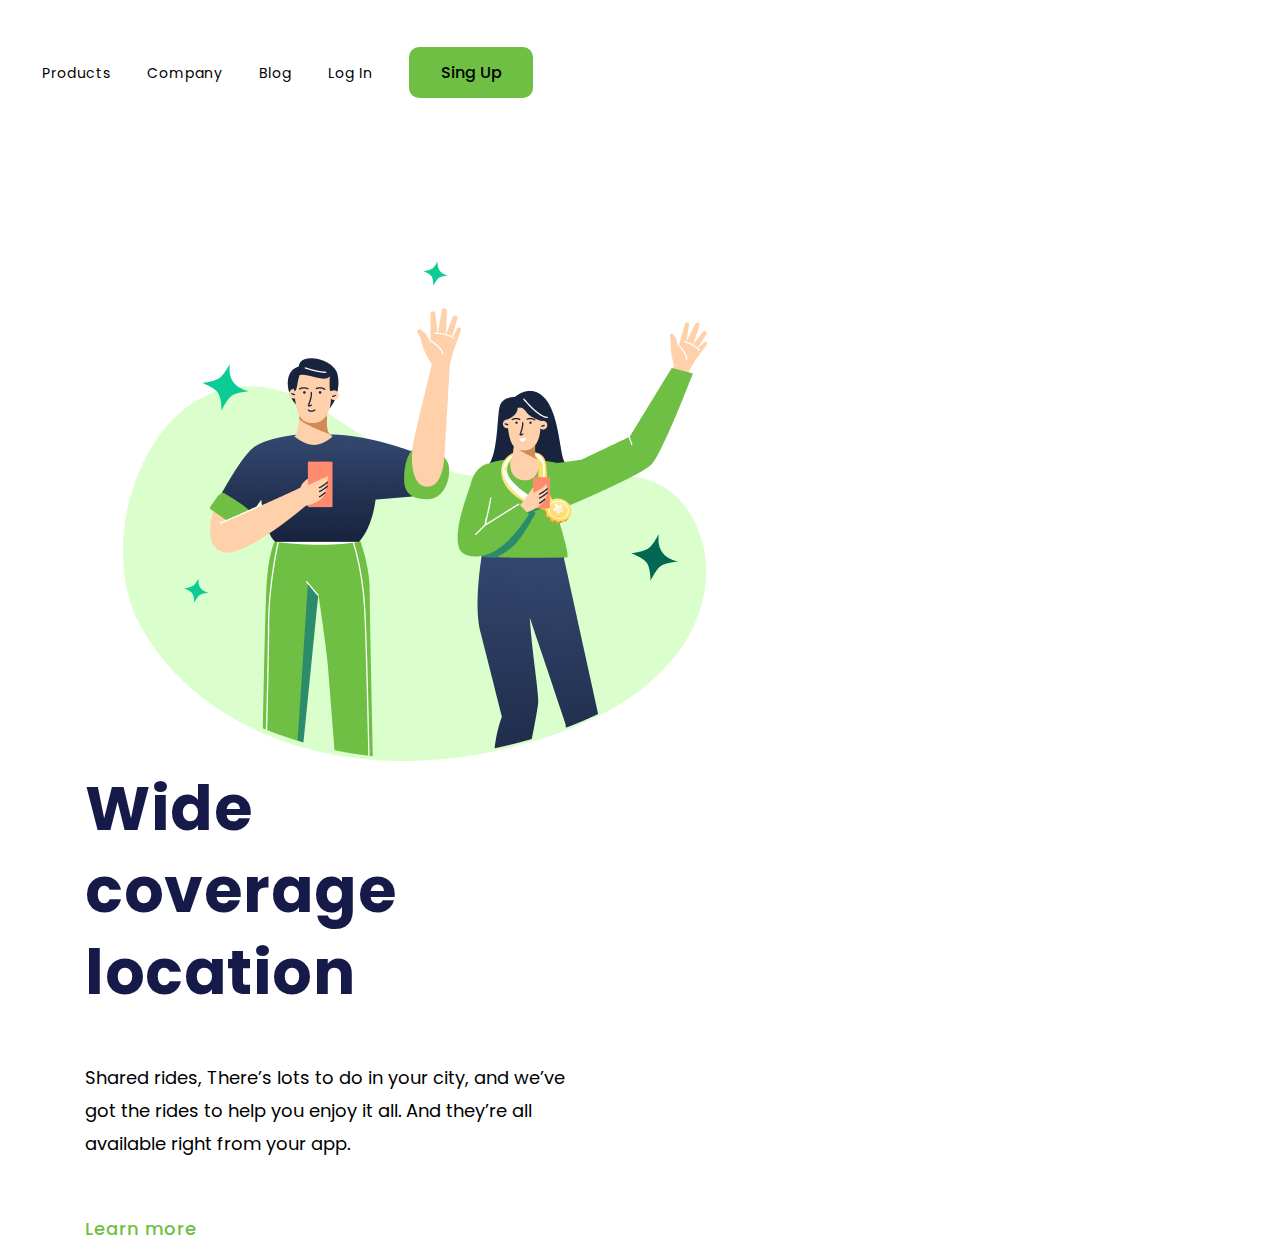
<file: Projeto Amigos/index.html>
<!DOCTYPE html>
<html lang="pt-br">

<head>
    <meta charset="UTF-8">
    <meta name="viewport" content="width=device-width, initial-scale=1.0">
    <link rel="stylesheet" href="./style.css">
    <link rel="preconnect" href="https://fonts.googleapis.com">
    <link rel="preconnect" href="https://fonts.gstatic.com" crossorigin>
    <link
        href="https://fonts.googleapis.com/css2?family=Poppins:ital,wght@0,100;0,200;0,300;0,400;0,500;0,600;0,700;0,800;0,900;1,100;1,200;1,300;1,400;1,500;1,600;1,700;1,800;1,900&display=swap"
        rel="stylesheet">
    <title>Projeto Amigos</title>
</head>

<body>
    <header>
        <a class="link-header">Products</a>
        <a class="link-header">Company</a>
        <a class="link-header">Blog</a>
        <a class="link-header">Log In</a>
        <button class="button-header">Sing Up</button>
    </header>

    <main>

        <img src="./(Positive) Congratulation You get 40 point for your ride.png" alt="img-principal" class="img-logo">
    
        <div class="caixa">
        <h1>Wide coverage location</h1>
        <p>Shared rides, There’s lots to do in your city, and we’ve got the rides to help you enjoy it all. And they’re
            all available right from your app.</p>
        <a class="link-main">Learn more</a>
    </div>

    </main>



</body>

</html>
</file>
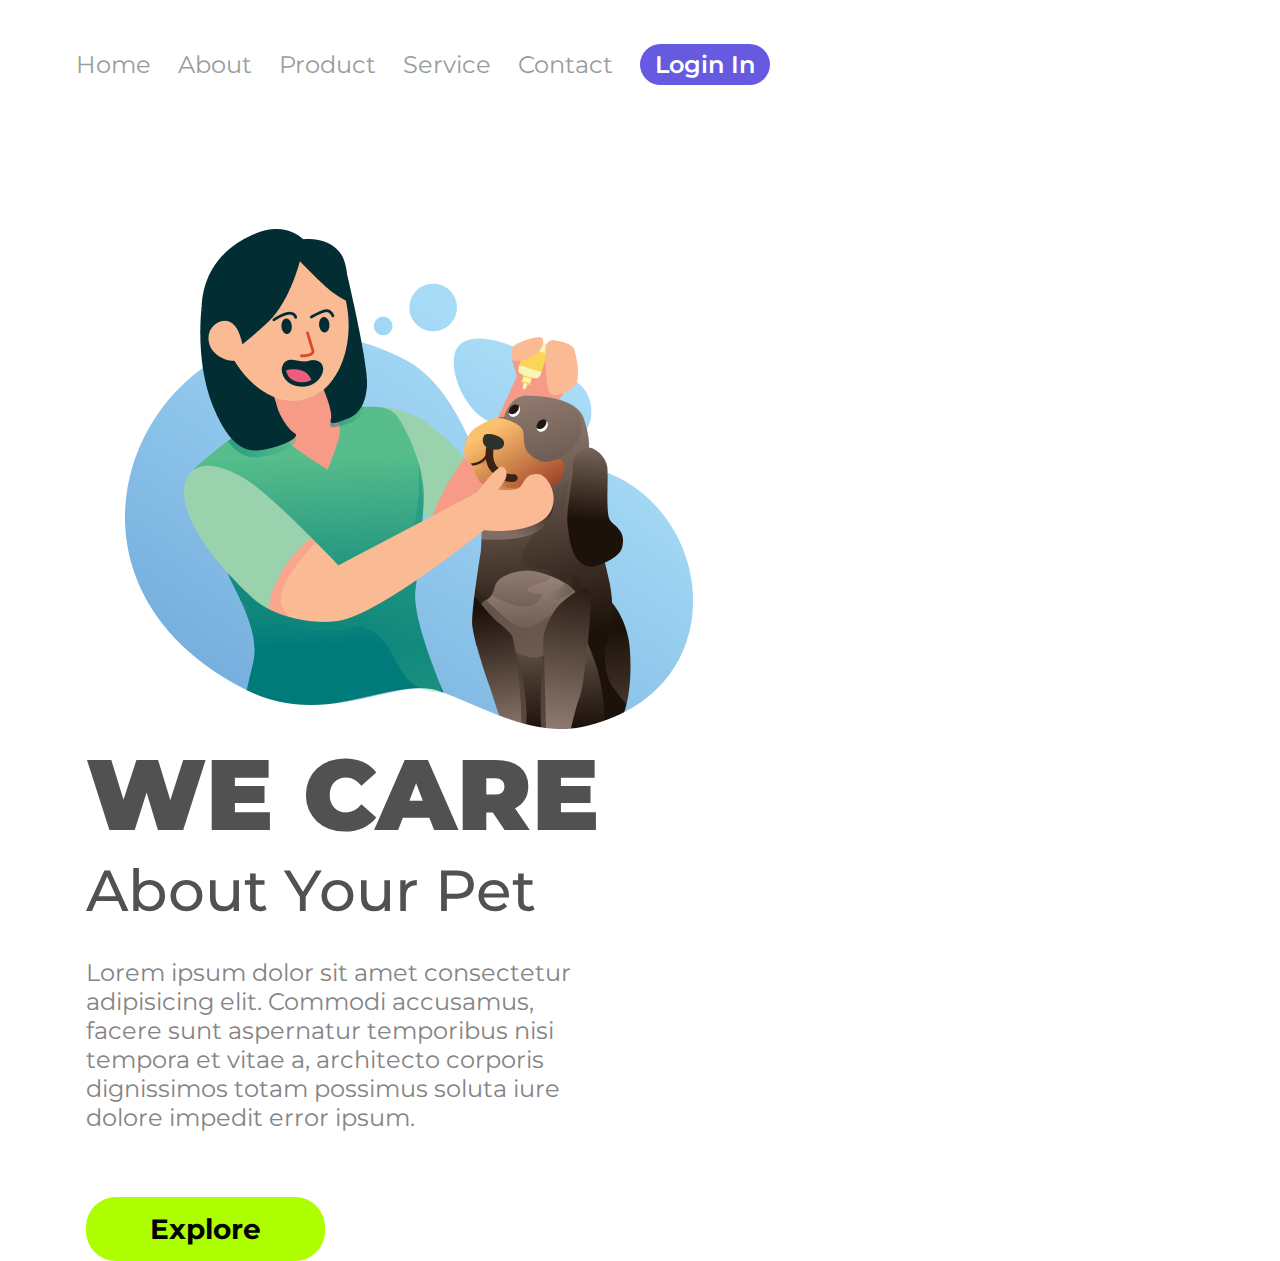
<file: Projeto petshop/index.html>
<!DOCTYPE html>
<html lang="pt-br">

<head>
    <meta charset="UTF-8">
    <meta name="viewport" content="width=device-width, initial-scale=1.0">
    <link rel="preconnect" href="https://fonts.googleapis.com">
    <link rel="preconnect" href="https://fonts.gstatic.com" crossorigin>
    <link href="https://fonts.googleapis.com/css2?family=Montserrat:ital,wght@0,100..900;1,100..900&display=swap"
        rel="stylesheet">
    <title>Petshop</title>
    <link rel="stylesheet" href="./pet.css">
</head>

<body>
    <header>
        <a class="link-header">Home</a>
        <a class="link-header">About</a>
        <a class="link-header">Product</a>
        <a class="link-header">Service</a>
        <a class="link-header">Contact</a>
        <button class="botao-entrar"> Login In</button>
    </header>
    <main>
        <img src="../Projeto petshop/Ilustration 2.png" alt="img-principal" class="img-logo">
    
        <div>
            <h1>WE CARE</h1>
            <h2>About Your Pet</h2>
            <p>Lorem ipsum dolor sit amet consectetur adipisicing elit. Commodi accusamus, facere sunt aspernatur temporibus
                nisi tempora et vitae a, architecto corporis dignissimos totam possimus soluta iure dolore impedit error
                ipsum.</p>
            <button class="botao-main">Explore</button>
        </div>
    </main>






</body>

</html>
</file>
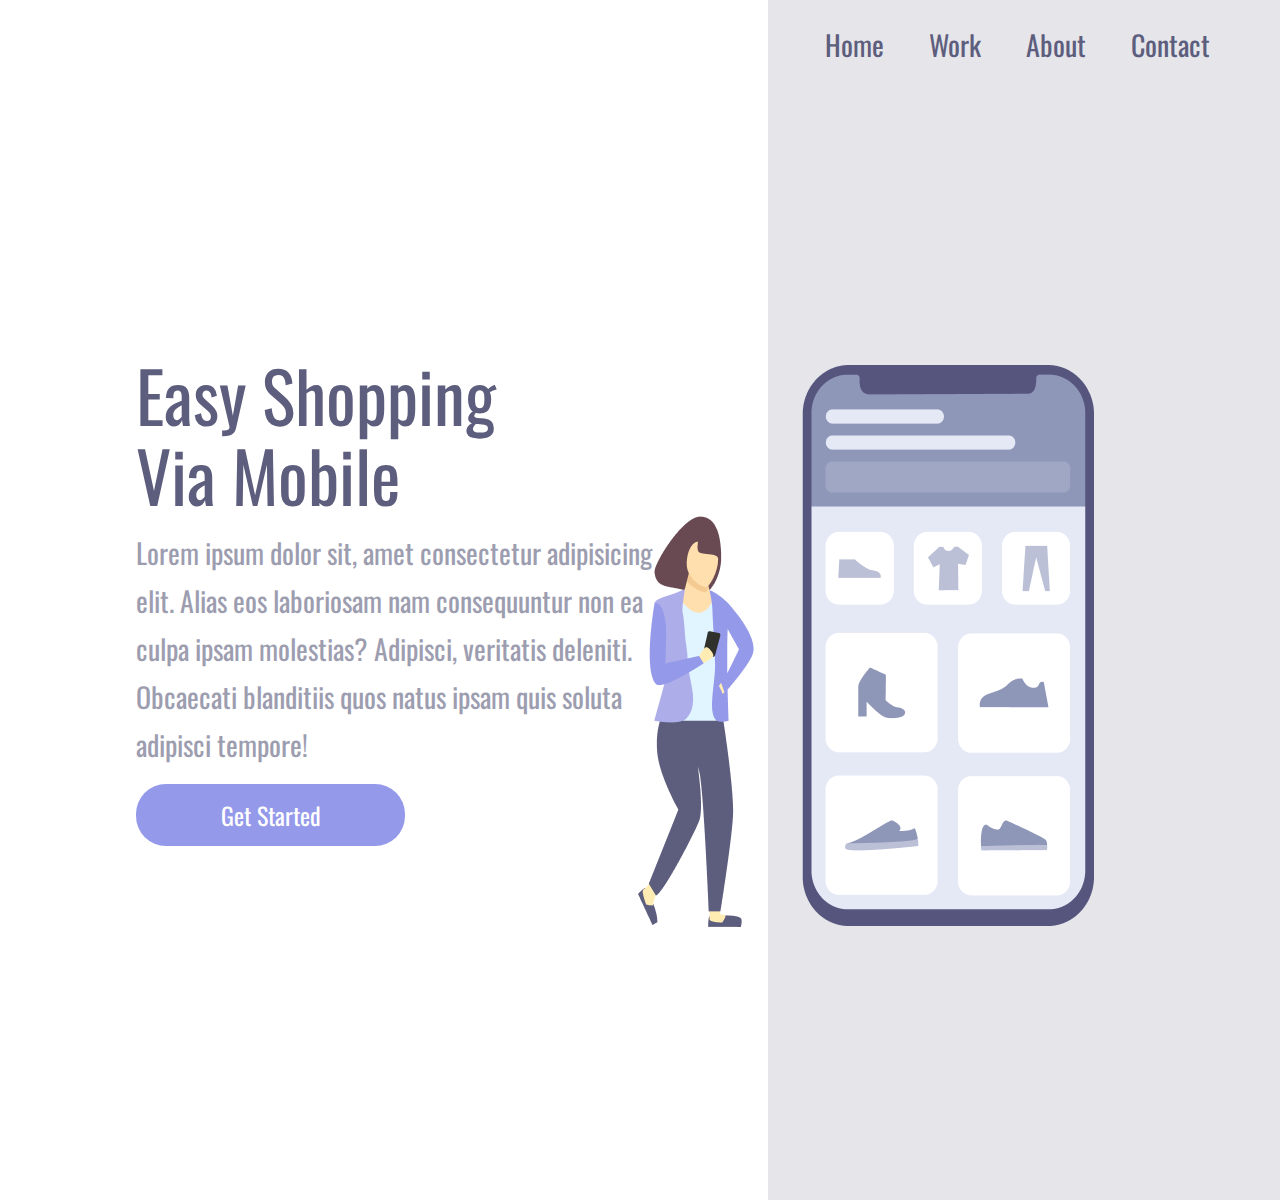
<file: Projeto shopping cell/index.html>
<!DOCTYPE html>
<html lang="pt-br">

<head>
    <meta charset="UTF-8">
    <meta name="viewport" content="width=device-width, initial-scale=1.0">
    <link rel="stylesheet" href="./novo.style.CSS">
    <title>Shopping Mobile</title>
    <link rel="preconnect" href="https://fonts.googleapis.com">
    <link rel="preconnect" href="https://fonts.gstatic.com" crossorigin>
    <link href="https://fonts.googleapis.com/css2?family=Oswald:wght@200..700&display=swap" rel="stylesheet">

</head>
<body>
    <div class="caixa-mae">
        <section class="caixa-esquerda">
            <h1>Easy Shopping Via Mobile</h1>
            <p>Lorem ipsum dolor sit, amet consectetur adipisicing elit. Alias eos laboriosam nam consequuntur non ea
                culpa
                ipsam molestias? Adipisci, veritatis deleniti. Obcaecati blanditiis quos natus ipsam quis soluta
                adipisci
                tempore!</p>
            <button>Get Started</button>
        </section>
        <section class="caixa-direita">
            <header>
                <a>Home</a>
                <a>Work</a>
                <a>About</a>
                <a>Contact</a>
            </header>
            <img src="../Projeto shopping cell/Ilustration cell.png" alt="mulher-celular">
        </section>
    </div>
</body>

</html>
</file>
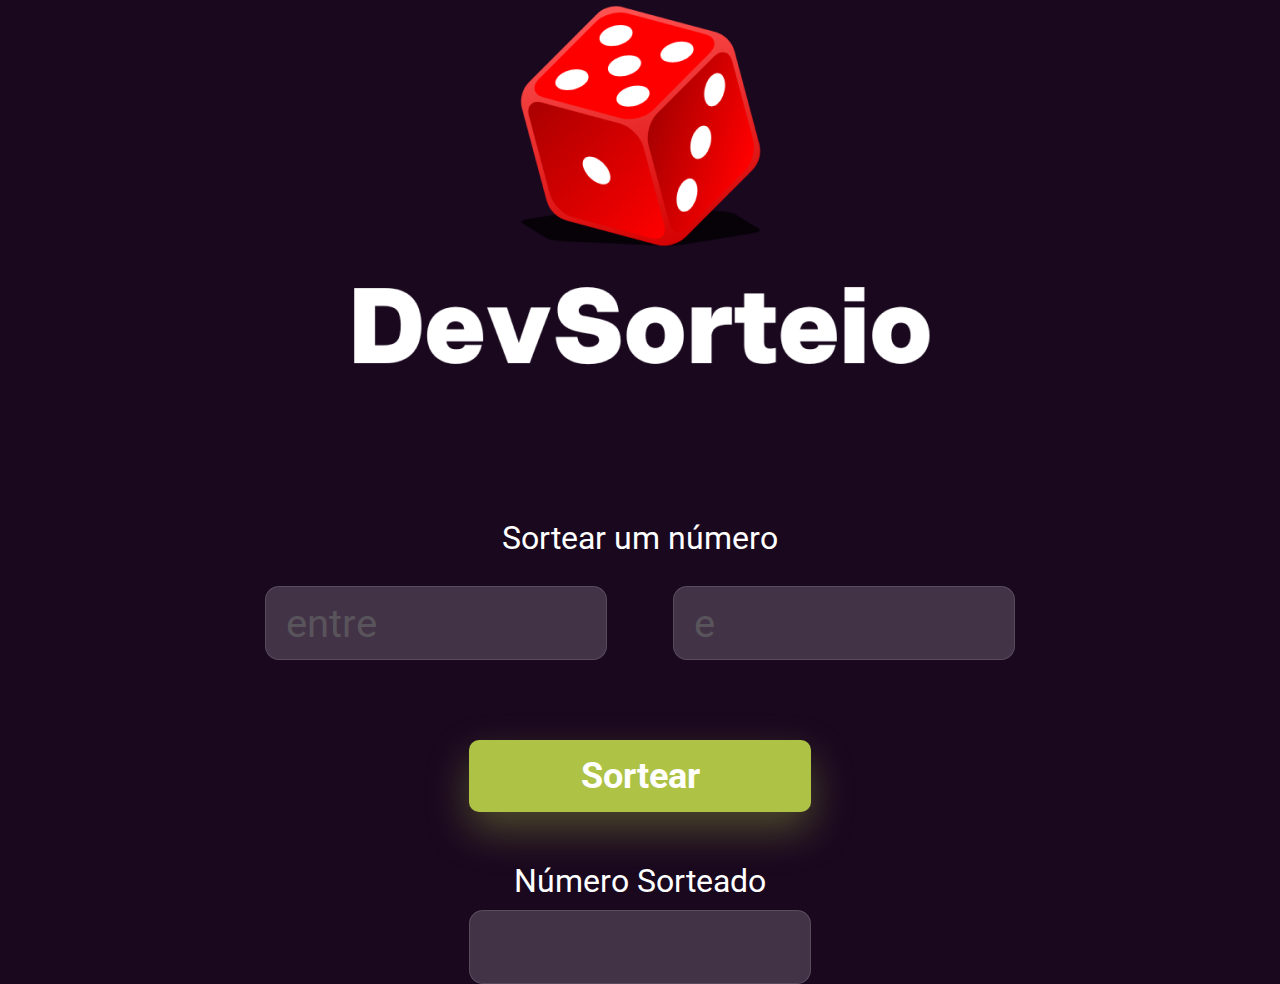
<file: Projeto sorteio/index.html>
<!DOCTYPE html>
<html lang="pt-br">

<head>
    <meta charset="UTF-8">
    <meta name="viewport" content="width=device-width, initial-scale=1.0">
    <title>Projeto Sorteio</title>
    <link rel="stylesheet" href="style.css">
    <style>
        @import url('https://fonts.googleapis.com/css2?family=Roboto:ital,wght@0,100..900;1,100..900&display=swap');
    </style>
</head>

<body>
    <img src="./assets img/sort 1.png" alt="sorteio">
    <br>
    <h2>Sortear um número</h2>
<div>
    <input placeholder="entre" class="input-min" type="number">
    <input placeholder="e" class="input-max" type="number">
</div>

    <button class="sortear-numero">Sortear</button>

<div>
    <h3>Número Sorteado</h3>
    <input class="input-resultado" type="number">

</div>


</body>
<script src="./stylo.js"></script>

</html>
</file>
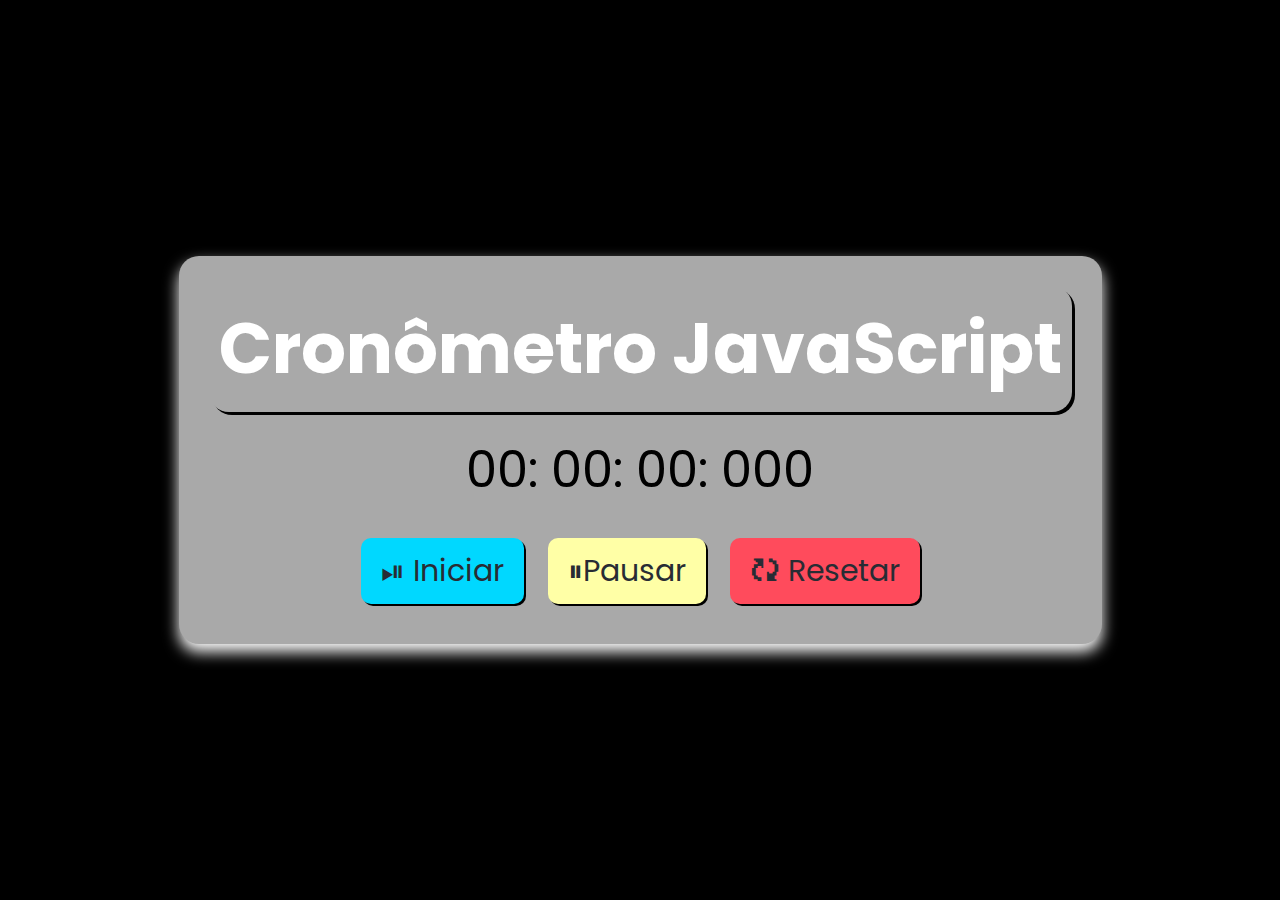
<file: Projeto - Cronômetro/idex.html>
<!DOCTYPE html>
<html lang="pt-br">
<head>
    <meta charset="UTF-8">
    <meta name="viewport" content="width=device-width, initial-scale=1.0">
    <title>Cronômetro</title>
    <link rel="stylesheet" href="style.css">
    <style>
        @import url('https://fonts.googleapis.com/css2?family=Poppins:ital,wght@0,100;0,200;0,300;0,400;0,500;0,600;0,700;0,800;0,900;1,100;1,200;1,300;1,400;1,500;1,600;1,700;1,800;1,900&display=swap');
        </style>
</head>
<body>
    <div class="container">
        <h1>Cronômetro JavaScript</h1>
    
        <div id="cronometro"><span class="hora">00</span>:
            <span class="minutos">00</span>:
            <span class="segundos">00</span>:
            <span class="milissegundos">000</span>
        </div>
    
        <div class="botoes">
            <button id="botaoIniciar" onclick="iniciar()">⏯ Iniciar</button>
            <button id="botaoPausar" onclick="pausar()">⏸Pausar</button>
            <button id="botaoResetar" onclick="resetar()">🗘 Resetar</button>
        </div>

    </div>
</body>

<script src="estilo.js"></script>
</html>
</file>
<file: Projeto Amigos/style.css>
*{
    margin: 0;
    padding: 0;
    box-sizing: border-box;
    font-family: "Poppins", serif;
}
header{
    margin-top: 47px;
    margin-left: 42px;
} 
.link-header{
    width:83px ;
    height: 21px;
    font-weight:400;
    font-size:14px;
    Line-height:21px;
    text-align: center;
    letter-spacing: 0.88px;
    margin-right: 32px;
    
}
.button-header{
background:#6FBF44;
border-radius: 10px;
width:124px;
height: 51px;
border: none;
border-color: #4CB538;
cursor:pointer;
font-weight: 500;
font-size: 16px;
line-height: 24px;

}
.img-logo{
    width:596px;
    height: 500px;
    margin-top: 163px;
    margin-left: 123px;
    display: inline-block;
}
div{
    display:inline-block;
    margin-left:85px;
    width: 493px;

}

h1{
    
    font-weight:700 ;
    font-size: 62px;
    line-height: 82px;
    color:#161A49;
    letter-spacing: 0.5px;
}
p{
    
    font-weight: 400;
    font-size: 18px;
    line-height: 33px;
    margin-top: 47px;
    margin-bottom: 55px;
}
.link-main{
    width:112px ;
    height: 27px;
    font-weight:500;
    font-size: 18px;
    Line-height:27px;
    color:#6FBF44;
    cursor:pointer;
    margin-top: 55px;
    letter-spacing:1px;
}

@media screen and (max-width:740px){

    header{
        margin:17px 15px 0 284px;
    }

    .link-header{
    display: none;

}
.button-header{
    width: 91px;
    height: 31px;
    border-radius: 6px;
    border:1px;
}

.img-logo{
    width: 312px;
    height: 288px;
    margin:39px;
    display:block;
    position: absolute;
    margin-top: 375px;
}
 
.caixa{
    margin:124px 55px 59px 57px;
    display:block;

    
}

 h1{
    height: 60px;
    font-size:30px;
    line-height: 30px;
    text-align: left;
    letter-spacing: 0.6px;
    /* margin-top: 124px;
    margin-bottom: 29px; */
    
}

p{
 height: 165px;
 font-size: 18px;
 line-height: 33px;
 text-align: left;
 letter-spacing: 0.5px;


}

a{
   height: 27px;
   font-size: 18px;
   line-height: 27px;
   letter-spacing: 1px;
  

} 


}
</file>
<file: Projeto petshop/pet.css>
*{
    padding: 0;
    margin: 0;
    box-sizing: border-box;
    font-family: "Montserrat", serif;
}

header{
    margin:44px 0 144px 76px;

}
.link-header{
    font-weight: 600px;
    font-size: 24px;
    line-height: 30px;
    color:#989D9C;
    cursor: pointer;
    margin-right: 23px;
}
.botao-entrar{
    background:#665AE1;
    border-radius: 20.5px;
    width: 130px;
    height: 41px;
    border: none;
    cursor: pointer;
    font-size:24px ;
    font-weight: 600;
    line-height: 29px;
    color: #ffffff;
}

.img-logo{
    width: 568px;
    height: 500px;
    margin-left: 125px;
    display: inline-block;
}

div{
    display: inline-block;
    margin-left: 86px;
    
}


h1{
    /* width: 513px;
    height: 122px; */
    font-weight: 900;
    font-size: 100px;
    line-height: 122px;
    color:#515151
}
h2{
    /* width: 448px;
    height: 71px; */
    font-weight: 500;
    font-size: 58px;
    line-height: 71px;
    color:#515151
}
p{
    width: 515px;
    font-weight: 400;
    font-size: 24px;
    line-height: 29px;
    color:#848484;
    margin-top: 32px;
}
.botao-main{
    background: #ADFF00;
    border-radius:30px;
    width: 239px;
    height: 64px;
    border:none;
    cursor: pointer;
    font-size:28px ;
    font-weight: 700;
    line-height: 34px;
    color:#000000;
    margin-top: 65px;
    
    

}
@media screen and (max-width:787px){
  
    header{
        display: none;
    }

    .img-logo{
        width: 354px;
        height: 317px;
        margin: auto;
        margin-left: 16px;
        margin-top: 140px;
    }


    
h1{
    /* width: 263px; */
    height: 52px;
    margin-top: 24px;
    /* margin-left: -1667px; */
    font-weight: 900;
    font-size: 50px;
    line-height: 61px;
    /* text-align: center; */
    
}

h2{
    height: 37px;
    font-size: 30px;
    /* line-height: ; */
    margin-bottom: 17px;
    

}

p{
    display:none;
}

.botao-main{
    width: 147px;
    height: 64px;
    margin-top: 17px;
    border-radius: 60px;

}



}
</file>
<file: Projeto shopping cell/novo.style.CSS>
*{
    margin:0;
    padding: 0;
    box-sizing: border-box;
    font-family: "Oswald", serif;
    font-weight:400;
    color: #5D5D7D;
}

.caixa-mae{
  height:100vh;
  width: 100vw;

}
.caixa-esquerda{
  display: inline-block;
  width: 60%;
  margin-top: 17%;
  padding: 136px;
}

.caixa-direita{
  display: inline-block;
  background-color: rgba(93, 93, 125, 0.16);
  height: calc(100vh + 300px);
  width: 40%;
  position: absolute;

}

img{
  position: relative;
  right: 130px;
  top: 25%;
 
}

h1{
  
  font-size: 70px;
  line-height:80px;
  width: 368px;

}

p{
  
  font-size: 28px;
  line-height:48px;
  opacity: 0.6;
  margin: 15px 0;
  width: 540px;

}

button{
  width: 269px;
  height: 62px;
  background: #9499EA;
  box-shadow: 0px 10px 24px rgba(148, -153, -234, -0.0979959);
  font-size: 24px;
  line-height: 36px;
  text-align: center;
  color:#ffffff;
  border: none;
  border-radius: 30px;
  cursor: pointer;

}
button:hover {
  opacity: 0.8;
}

button:active{
  opacity: 0.5;
}

a{
  font-size: 28px;
  line-height: 41px;
  color: #5D5D7D;
  cursor: pointer;
  margin-right: 41px;
  


}
a:hover{
  opacity: 0.4;
}

a:active{
  opacity: 0.8;
}
header{
  margin:24px 0 0 57px;
}

@media screen and (max-width:900px){
  .caixa-esquerda {
    width: 100%;
    height: 50%;
    padding: 0;
    margin: 0;
  }

.caixa-direita{

  display: block;
  height: auto;
  width: 100%;
  position: static;
  padding: 40px;
}

img{
  position: static;
  width: 90%;
 
}
header{
  display: none;
}
h1{
  font-size: 36px;
  line-height: 52px;
  width: auto;
  margin:58px 50px 0 50px;
  text-align: center;
}

p{
  margin:15px 40px;
  width: auto;
  text-align: center;
  font-size: 14px;
  line-height: 24px;

}

button{
  margin:0 auto;
  display: block;
}

}
</file>
<file: Projeto sorteio/style.css>
*{
    margin: 0;
    padding:0;
    box-sizing: border-box;
    font-family: "Roboto", serif;
}
body{
    background-color:#1a081f;
    color: #fff;
    display:flex;
    align-items: center;
    justify-content: center;
    flex-direction: column;
    min-height: 100vh;
}
h2{
    font-style: normal;
    font-weight: 400;
    font-size: 32px;
    line-height: 38px;
    color: #fff;
    text-align: center;
    margin-top: 126px;
    margin-bottom: 29px;
}
h3{
    font-style: normal;
    font-weight: 400;
    font-size: 32px;
    line-height: 38px;
    color: #fff;
    text-align: center;
    margin-top: 50px;
    margin-bottom: 10px;
}

input{
    background: rgba(255, 255, 255, 0.25);
    border: 1px solid rgba(255, 255, 255, 0.2);
    border-radius: 14px;
    color: #fff;
    width: 342px;
    height: 74px;
    padding-left: 20px;
    font-weight: 400;
    font-size: 40px;
    line-height: 47px;
    opacity: 0.7;
    

}
.input-min{
    margin-right: 62px;
}

button{
    width: 342px;
    height: 72px;
    background: #AEC346;
    border-radius: 10px;
    border: none;
    box-shadow: 0px 18px 40px rgba(174, 195, 70, 0.35);
    color:#fff;
    font-weight: 700;
    font-size: 36px;
    margin-top: 80px;
    cursor: pointer;

}
button:hover{
    opacity: 0.9;
}
button:active{
    opacity: 0.8;
}
</file>
<file: Projeto - Cronômetro/style.css>
*{
    margin: 0;
    padding: 0;
    box-sizing: border-box;
    font-family: "Poppins", sans-serif;
}

body{
    display:flex;
    justify-content:center;
    align-items: center;
    height: 100vh;    
    background-color: #000;
    color: #fff;
}
.container{
    background-color: #a9a9a9;
    border-radius: 20px;
    padding: 30px;
    box-shadow: 0 8px 15px rgba(255, 255, 255, 255); 
    display: flex;
    flex-direction: column;
    justify-content: center;
    align-items: center;
    gap: 20px; 
}

h1{
    box-shadow: 3px 3px  rgba(0, 0, 0);
    border: none;
    border-radius: 20px;
    padding: 10px;
    font-size: 70px;
    text-align: center;
    color:white;
}

#cronometro{
    font-size: 50px;
    color:#000;
    font-weight: 30px;    

}

.botoes button{
    padding: 10px 20px;
    margin: 10px;
    font-size: 30px;
    border: none;
    border-radius: 10px;
    cursor : pointer;
    transition: background-color 0.3s ease;
}

#botaoIniciar{
    box-shadow: 2px 2px  rgba(0, 0, 0);
    border: none;
    background-color: #00d8ff;
    color: #282c34;

}

#botaoPausar{
    box-shadow: 2px 2px  rgba(0, 0, 0);
    border: none;
    background-color: #ffffa6;
    color: #282c34;
}
#botaoResetar{
    box-shadow: 2px 2px  rgba(0, 0, 0);
    border: none;
    background-color: #ff4b5c;
    color: #282c34;

}

.botoes button:hover{
    opacity: 0.8;

}
.botoes button:active{
    transform: scale(1.1);
}
</file>
